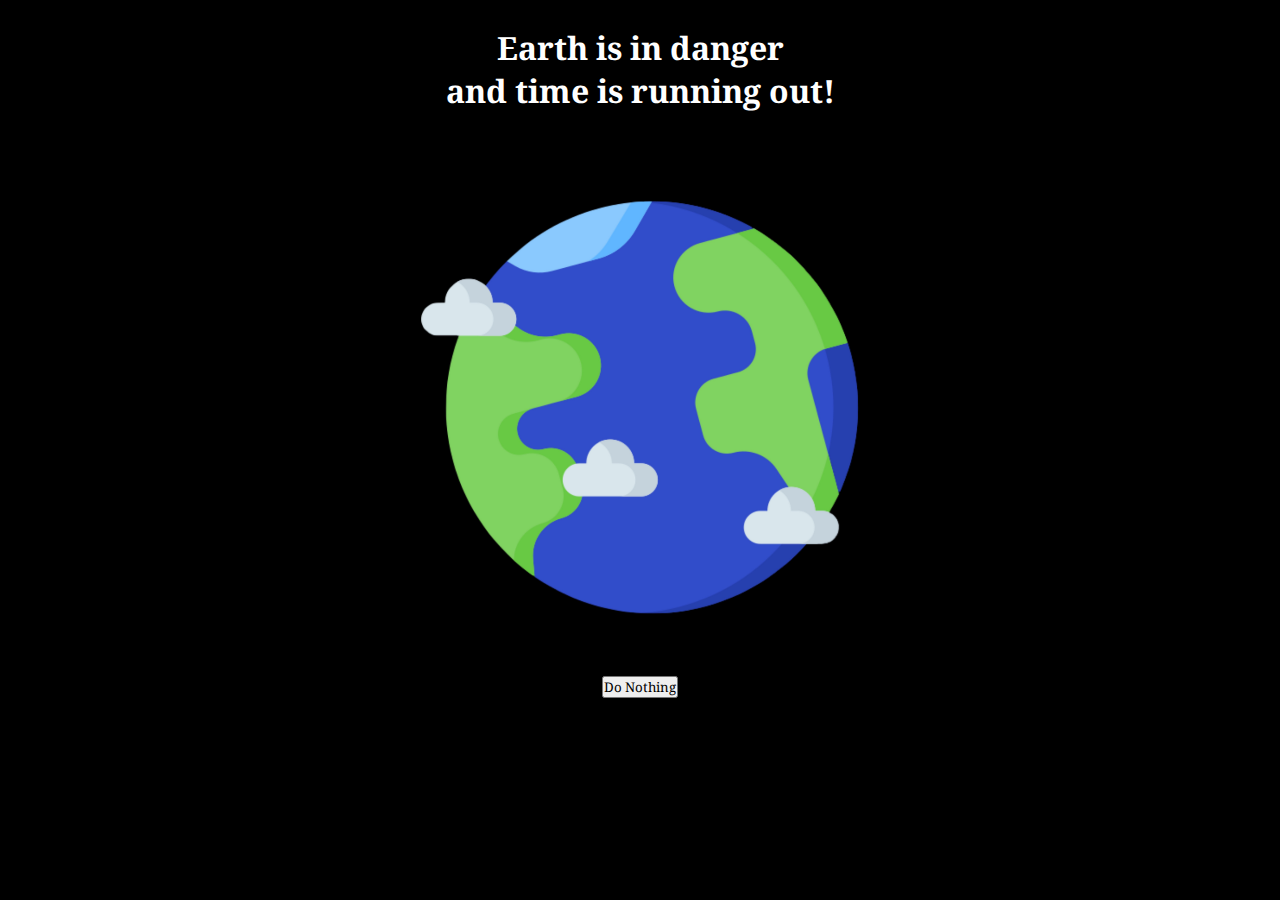
<file: index.html>
<!DOCTYPE html>
<html lang="en">
<head>
    <meta charset="UTF-8">
    <meta name="viewport" content="width=device-width, initial-scale=1.0">
    <title>Project 2</title>
    
<link rel="preconnect" href="https://fonts.googleapis.com">
<link rel="preconnect" href="https://fonts.gstatic.com" crossorigin>
<link href="https://fonts.googleapis.com/css2?family=Noto+Serif:ital,wght@0,100..900;1,100..900&display=swap" rel="stylesheet">
    
<link rel="stylesheet" href="css/style.css">
    
    <!-- importing the jquery library -->
    <script src="jquery-3.7.1.js"></script>

</head>
<body>

    <!-- a parent div to act as the container for all elements -->
    <div id="home-screen">

        <h1 id="header">Earth is in danger<br>
        and time is running out!</h1>

        <img id="earth1" src="media/images/E7A775CF-692B-4B1F-B2E5-B11F4FFCC025.jpg" width="450px">

        
        <button id="button" onclick="window.location.href = 'earth.html';">Do Nothing</button>

        
    </div>

    <!-- linking to our jquery code -->
    <script src="js/intro.js"></script>
    
</body>
</html>
</file>
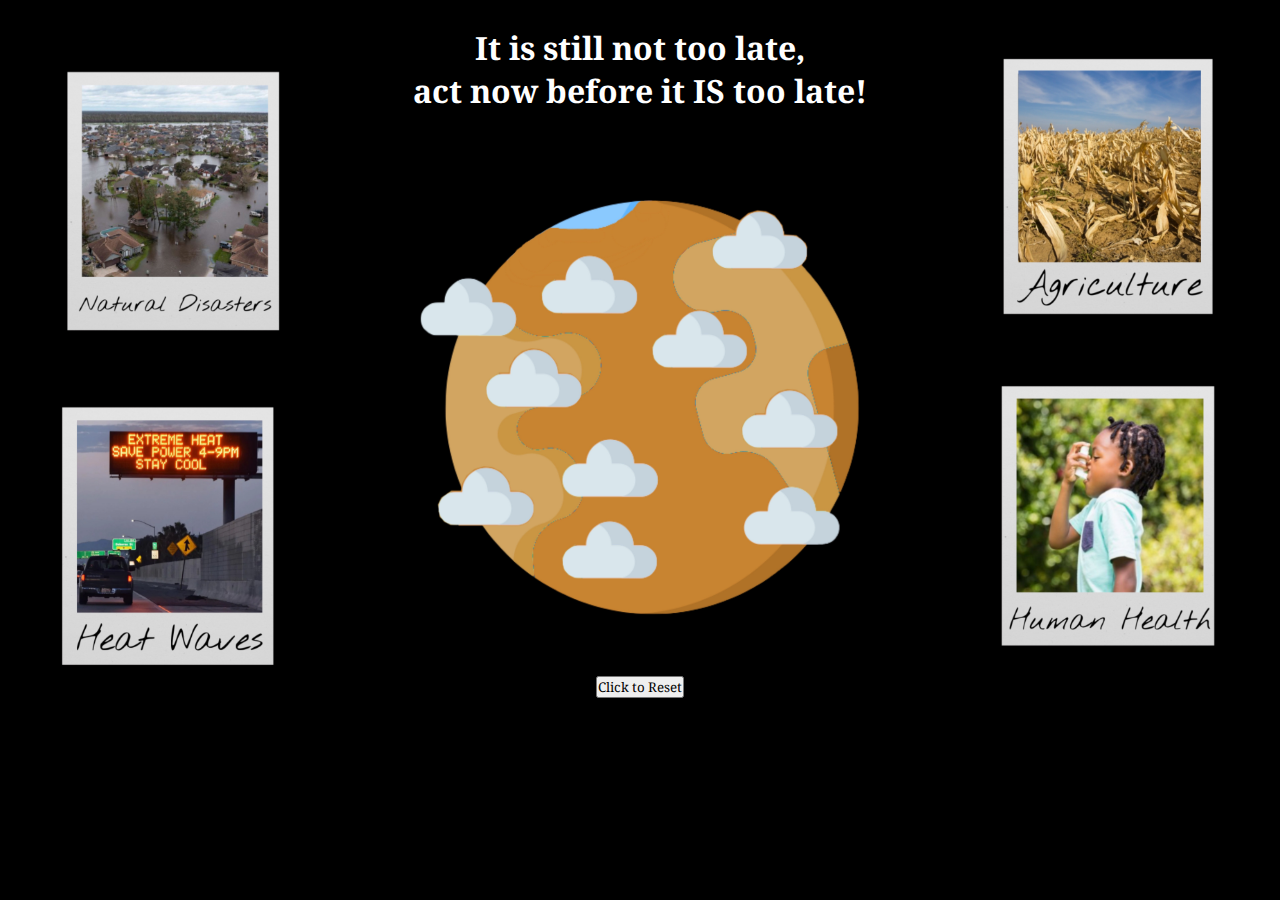
<file: earth.html>
<!DOCTYPE html>
<html lang="en">
<head>
    <meta charset="UTF-8">
    <meta name="viewport" content="width=device-width, initial-scale=1.0">
    <title>Project 2</title>
        
    <link rel="preconnect" href="https://fonts.googleapis.com">
    <link rel="preconnect" href="https://fonts.gstatic.com" crossorigin>
    <link href="https://fonts.googleapis.com/css2?family=Noto+Serif:ital,wght@0,100..900;1,100..900&display=swap" rel="stylesheet">
    
        <link rel="stylesheet" href="css/style.css">
    
    <!-- importing the jquery library -->
    <script src="jquery-3.7.1.js"></script>

</head>
<body>

    <!-- a parent div to act as the container for all elements -->
    <div id="home-screen">

        <h1 id="header">It is still not too late,<br>
        act now before it IS too late!</h1>

        <img id="earth2" src="media/images/E366E1BD-36C1-45D5-8865-CC7CC35EB60B.jpg" width="450px">

        
        <button id="reset" onclick="window.location.href = 'index.html';">Click to Reset</button>

        <div class="container">
       
        <img src="media/images/naturaldisasters.jpeg"  id="nd" alt="pics" class="fade-in">

        <img src="media/images/heatwaves.jpeg" id="hw" alt="pics" class="fade-in">
       
        <img src="media/images/agriculture.jpeg"  id="ag" alt="pics" class="fade-in">
        
        <img src="media/images/humanhealth.jpg" id="hh" alt="pics" class="fade-in">


        <p class="fin-nd" id="nd-txt">Global warming is causing more drastic<br> 
            weather changes and patterns.<br>  Earth’s rising temperatures are linked to<br> 
            heavier rainfall, more frequent droughts,<br> more powerful storms, and longer,<br> 
            hotter, and more frequent heat waves.  
        </p>

        <p class="fin-hw" id="hw-txt">The earth is now 1.1 degrees Celsius<br> 
            (33.98 degrees Fahrenheit) warmer than<br> in the 1800s.  According to the<br> 
            United Nations, 2015 through<br> 2019 were the five warmest years on record,<br> 
            while 2010-2019 was the warmest decade on record.<br> 
            According to the U.S. Global Change Research<br> Program, the 1960s had an average of two heat waves<br> 
            per year in major cities across the<br> United States in comparison to more than<br> 
            six in the 2020s, and the average<br> heat wave season across fifty major<br>
             cities is forty-nine days longer<br> than it was in the 1960s.
        </p>

        <p class="fin-ag" id="ag-txt">According to the United States Environmental<br> 
            Protection Agency, global warming<br> poses a threat to livestock, fisheries,<br> 
            and crops.  Crops run the risk of having<br> a reduced yield, and although the<br>
            increases in carbon dioxide and the warmer<br> climate can help some plants grow,<br> 
            the higher frequency of floods and droughts<br> heavily impact the yields we get from crops.<br>  
            Likewise, livestock are also at risk <br>directly from environmental stress, such as<br>
            extreme heat, as well as being at risk<br> from a reduced quality in their food supply.<br>  
            Global warming poses a threat to fisheries<br> due to the change in water temperature, which<br>
            can see the lifecycle timing of certain fish<br> species change entirely and can see the water<br> 
            accommodate more for invasive species.  Food<br> distribution could also be impacted by changes<br>
            in the climate, for example, harsh weather<br> conditions can impact waterways, most of which<br> 
            do not have alternative routes and are<br> commonly depended on to transport grains.
        </p>

        <p class="fin-hh" id="hh-txt">According to the United Nations,<br>
        global warming can also pose risks<br> to human health.  People suffering from<br>
        respiratory issues and heart complications<br> could be at a higher risk from changes<br> 
        in the environment.  An increase in<br> temperature forces the cardiovascular system<br> 
        to work harder to keep the body cool,<br> and thus, puts more stress on the heart,<br> 
        creating a problem for those who struggle<br> with heart and cardiovascular issues.<br>  
        Along with temperature increases come<br> increased ozone concentration which can<br> 
        damage lung tissue and cause larger<br> complications for people suffering from asthma<br> 
        and lung disease.
        </p>
        
    </div>
        
    </div>

    <!-- linking to our jquery code -->
    <script src="js/intro.js"></script>
    
</body>
</html>
</file>
<file: css/style.css>
*{
    margin: 0;
    padding: 0;
}
#home-screen{

    width: 100vw;
    height: 100vh;
    background-color: black;
    text-align: center;
}

#header{
    padding-top: 2%;
    color: white;
    font-family: "Noto Serif", serif;
}

#change-bg-color{
    color: brown;
    margin-top: 3%;
}

#earth1{
    margin-top: 70px;
}

#earth2{
    margin-top: 70px;
}

button{
    display: block;
    margin-left: auto;
    margin-right: auto;
    margin-top: 40px;
    font-family: "Noto Serif", serif;
}

#nd{
    display: block;
    margin-right: auto;
    margin-left: 20px;
    margin-top: -650px;
    width: 310px;
}

#hw{
    display: block;
    margin-right: auto;
    margin-left: 20px;
    width: 300px;
    margin-top: 30px;
}

#ag{
    display: block;
    margin-right: 20px;
    margin-left: auto;
    margin-top: -650px;
    width: 300px;
}

#hh{
    display: block;
    margin-right: 20px;
    margin-left: auto;
    margin-top: 30px;
    width: 300px;
}

.fade-in{
    opacity: 0;
    transition: opacity 3s ease-in-out;
}

.fade-in.loaded{
    opacity: 1;
}

#nd-txt{
    margin-left: auto;
    margin-right: 770px;
    margin-top: -500px;
    font-family: "Noto Serif", serif;
    color: white;
    font-size: xx-small;
}

#hw-txt{
    margin-left: auto;
    margin-right: 710px;
    margin-top: -200px;
    font-family: "Noto Serif", serif;
    color: white;
    font-size: xx-small;
}

#ag-txt{
    margin-left: 750px;
    margin-right: auto;
    margin-top: -620px;
    font-family: "Noto Serif", serif;
    color: white;
    font-size: xx-small;
}

#hh-txt{
    margin-left: 750px;
    margin-right: auto;
    margin-top: -270px;
    font-family: "Noto Serif", serif;
    color: white;
    font-size: xx-small;
}



.fade-in-text{
    font-family: "Noto Serif", serif;
    color: white;
    font-size: xx-small;

}

.fin-nd{
    display: none;
}

.fin-hw{
    display: none;
}

.fin-ag{
    display: none;
}

.fin-hh{
    display: none;
}
</file>
